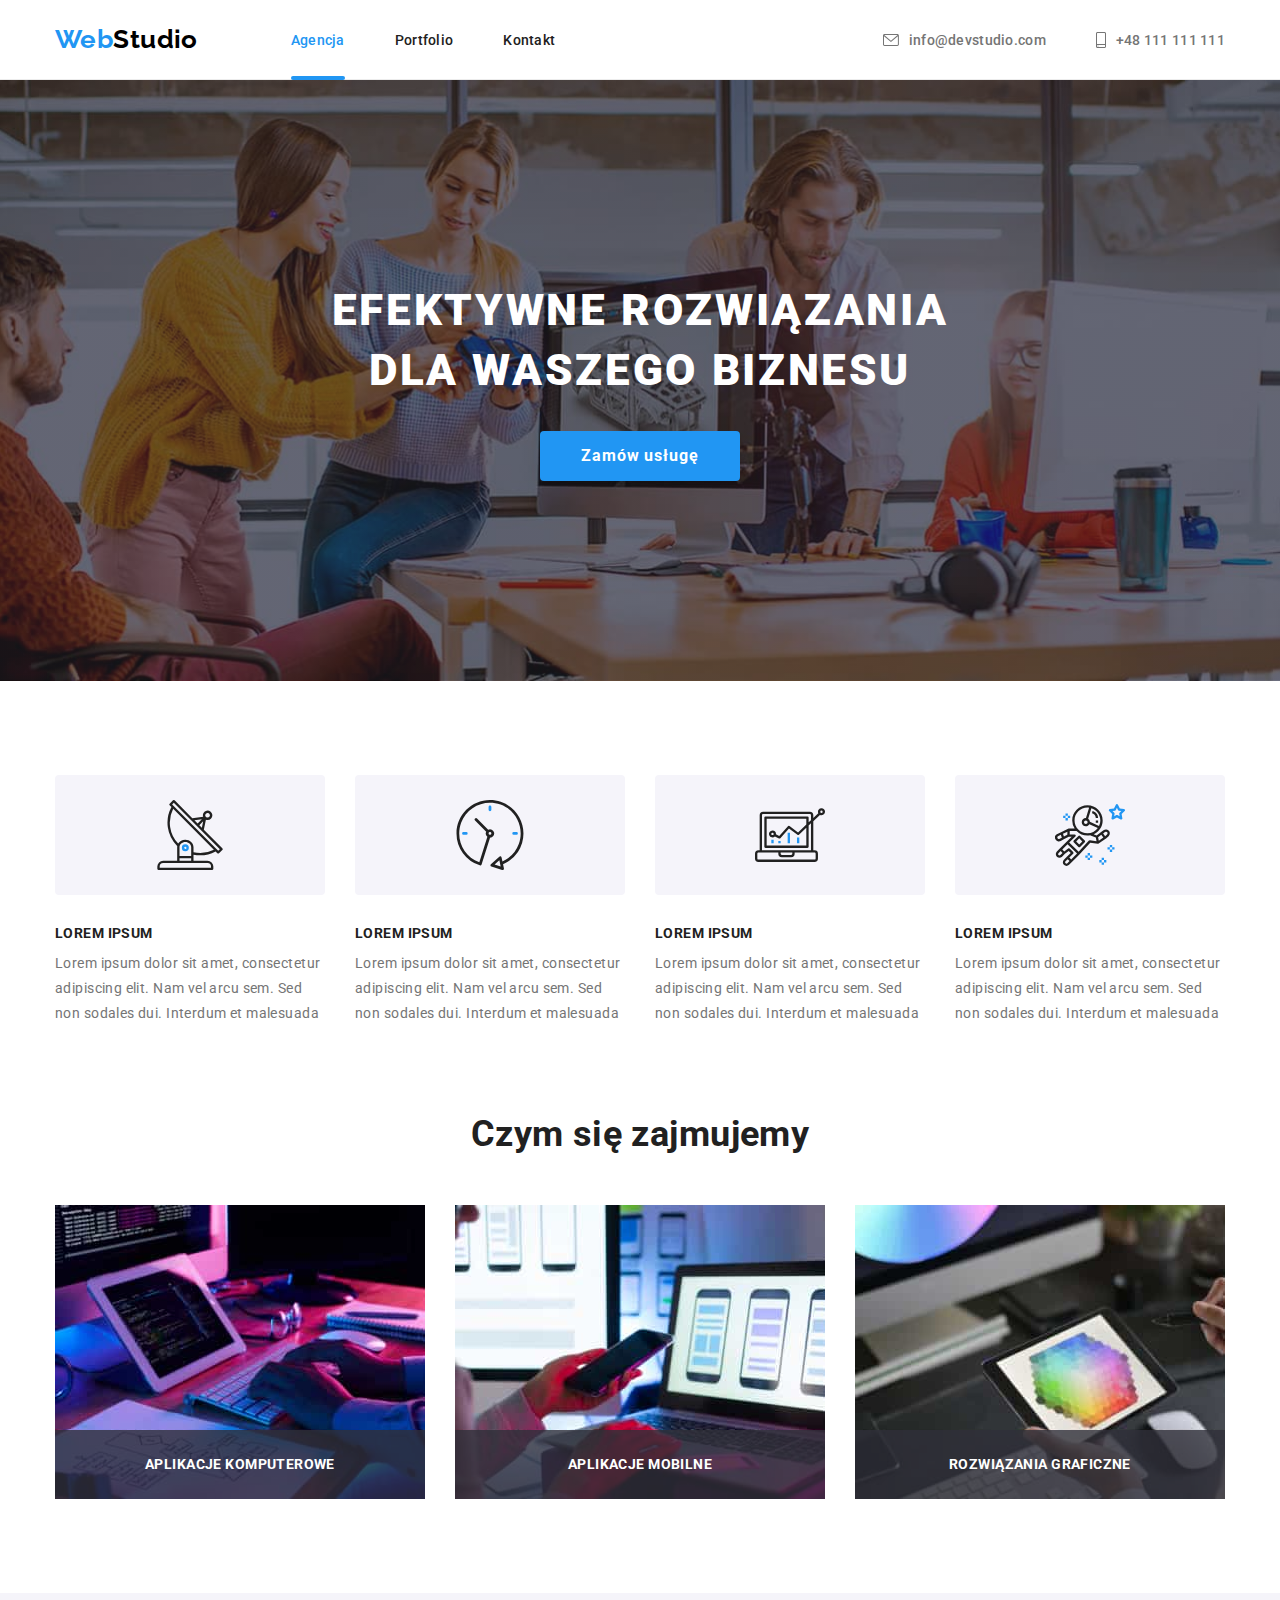
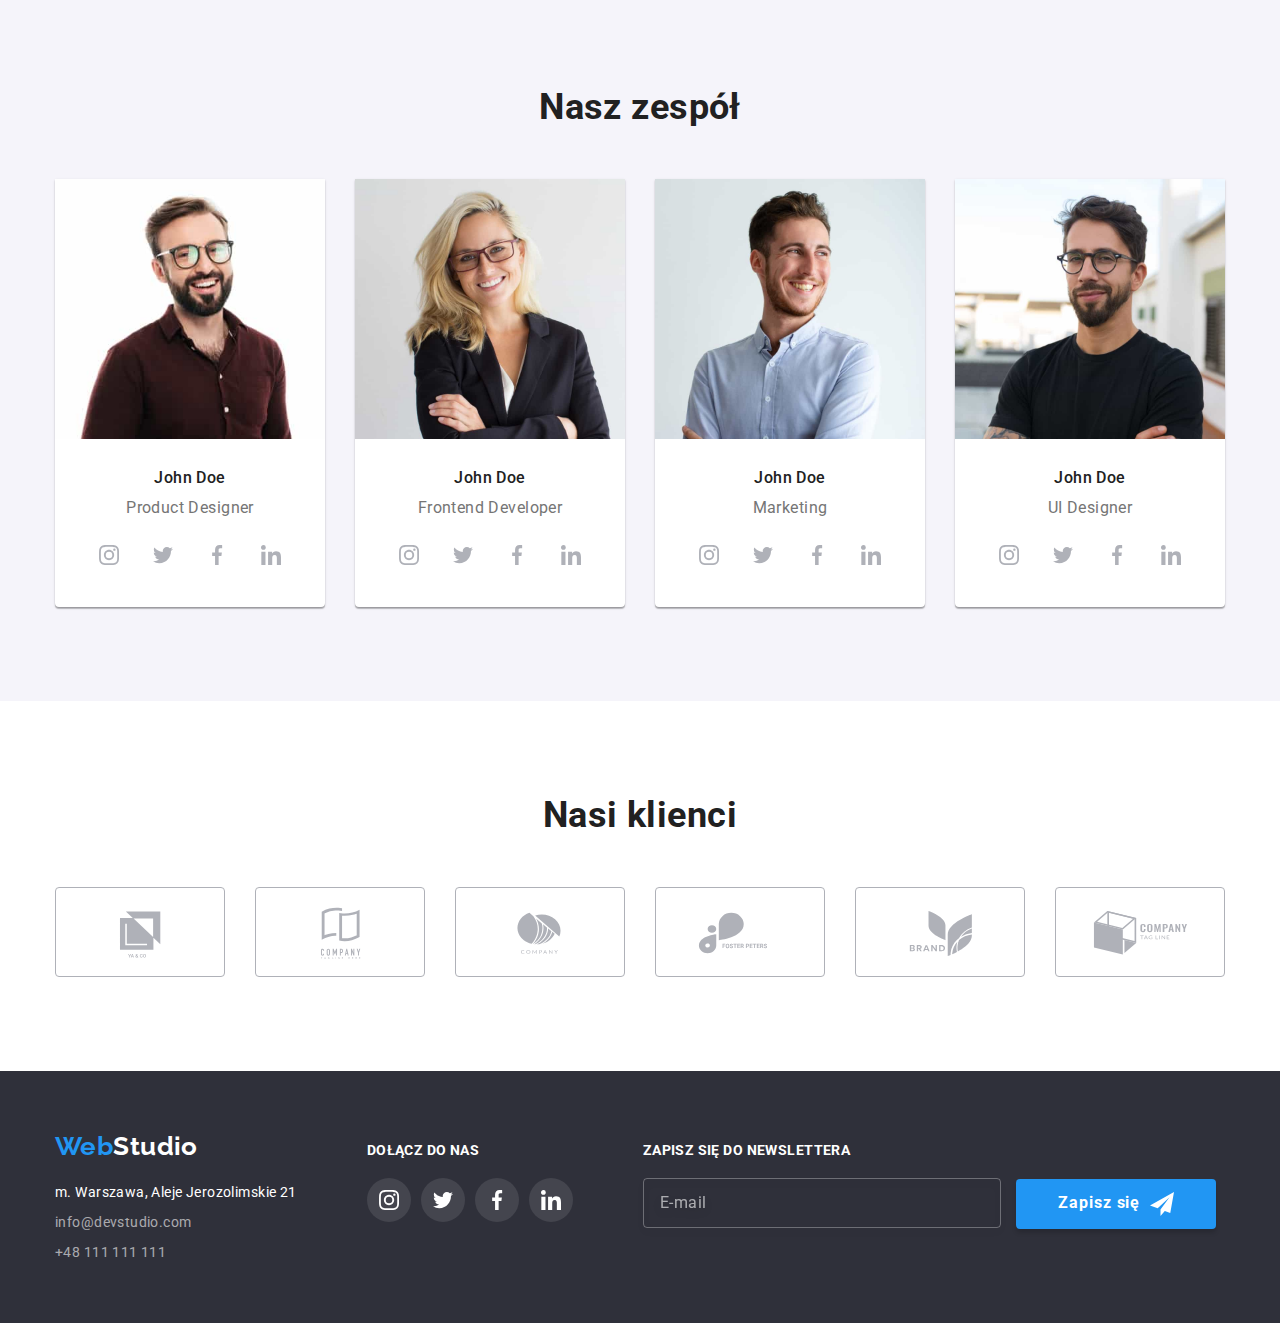
<file: index.html>
<!DOCTYPE html>
<html lang="pl">

<head>
  <meta charset="UTF-8" />
  <meta http-equiv="X-UA-Compatible" content="IE=edge" />
  <meta name="viewport" content="width=device-width, initial-scale=1.0" />
  <link rel="stylesheet"
    href="https://cdnjs.cloudflare.com/ajax/libs/modern-normalize/1.0.0/modern-normalize.min.css" />
  <link href="https://fonts.googleapis.com/css2?family=Raleway:wght@700&family=Roboto:wght@400;500;700;900&display=swap"
    rel="stylesheet">
  <link rel="stylesheet" href="./css/styles.css">
  <title>Studio</title>
</head>

<body>
  <!--header-->
  <header>
    <div class="container">
      <nav class="navigation">
        <a class="logo" href="./index.html"><span>Web</span><span class="logo-black">Studio</span></a>
        <ul class="list">
          <li>
            <a class="link current" href="./index.html">Agencja</a>
          </li>
          <li>
            <a class="link" href="./portfolio.html">Portfolio</a>
          </li>
          <li>
            <a class="link" href="">Kontakt</a>
          </li>
        </ul>
      </nav>
      <ul class="contact-header">
        <li>
          <a class="link" href="mailto:info@devstudio.com">
            <svg class="header-icon" width="16" height="12">
              <use href="./images/icons.svg#email-icon"></use>
            </svg>info@devstudio.com</a>
        </li>
        <li>
          <a class="link" href="tel:+48111111111"><svg class="header-icon" width="10" height="16">
              <use href="./images/icons.svg#smartphone-icon"></use>
            </svg>+48 111 111 111</a>
        </li>
      </ul>
    </div>
  </header>



  <main>
    <!--banner-->
    <div class="banner">
      <div class="container">
        <h1 class="tittle">EFEKTYWNE ROZWIĄZANIA DLA WASZEGO BIZNESU</h1>
        <button class="banner-button" data-modal-open type="button">Zamów usługę</button>
      </div>
    </div>

    <!--features-->
    <section class="features section">
      <div class="container">
        <ul class="list">
          <li>
            <div class="list-icon">
              <svg class="icon" width="70" height="70">
                <use href="./images/icons.svg#antenna-icon"></use>
              </svg>
            </div>
            <h3 class="title">LOREM IPSUM</h3>
            <p class="paragraph">
              Lorem ipsum dolor sit amet, consectetur adipiscing elit. Nam vel
              arcu sem. Sed non sodales dui. Interdum et malesuada
            </p>
          </li>
          <li>
            <div class="list-icon">
              <svg class="icon" width="70" height="70">
                <use href="./images/icons.svg#clock-icon"></use>
              </svg>
            </div>
            <h3 class="title">LOREM IPSUM</h3>
            <p class="paragraph">
              Lorem ipsum dolor sit amet, consectetur adipiscing elit. Nam vel
              arcu sem. Sed non sodales dui. Interdum et malesuada
            </p>
          </li>
          <li>
            <div class="list-icon">
              <svg class="icon" width="70" height="70">
                <use href="./images/icons.svg#diagram-icon"></use>
              </svg>
            </div>
            <h3 class="title">LOREM IPSUM</h3>
            <p class="paragraph">
              Lorem ipsum dolor sit amet, consectetur adipiscing elit. Nam vel
              arcu sem. Sed non sodales dui. Interdum et malesuada
            </p>
          </li>
          <li>
            <div class="list-icon">
              <svg class="icon" width="70" height="70">
                <use href="./images/icons.svg#astronaut-icon"></use>
              </svg>
            </div>
            <h3 class="title">LOREM IPSUM</h3>
            <p class="paragraph">
              Lorem ipsum dolor sit amet, consectetur adipiscing elit. Nam vel
              arcu sem. Sed non sodales dui. Interdum et malesuada
            </p>
          </li>
        </ul>
      </div>
    </section>
    <!--services-->
    <section class="services section">
      <div class="container">
        <h2 class="title">Czym się zajmujemy</h2>
        <ul class="list">
          <li>
            <img src="./images/web-ui-desinger.jpg" alt="web-ui-desinger" width="370" height="294" />
            <p class="description">
              Aplikacje komputerowe
            </p>
          </li>
          <li>
            <img src="./images/programer.jpg" alt="programer" width="370" height="294" />
            <p class="description">
              Aplikacje mobilne
            </p>
          </li>
          <li>
            <img src="./images/creative-artist.jpg" alt="creative-artist" width="370" height="294" />
            <p class="description">
              Rozwiązania graficzne
            </p>
          </li>
        </ul>
      </div>
    </section>
    <!--team-->
    <section class="team section">
      <div class="container">
        <h2 class="title">Nasz zespół</h2>
        <ul class="list">
          <li>
            <img src="./images/team-member-1.jpg" alt="team-member-1" width="270" height="260" />
            <div class="description">
              <h3 class="member-title">John Doe</h3>
              <p class="paragraph">Product Designer</p>
              <ul class="team-list-item-socialmedia">
                <li>
                  <a class="team-list-item-socialmedia-link" href="">
                    <span class="icon-socialmedia">
                      <svg width="20" height="20">
                        <use href="./images/icons.svg#instagram-icon"></use>
                      </svg>
                    </span>
                  </a>
                </li>
                <li>
                  <a class="team-list-item-socialmedia-link" href="">
                    <span class="icon-socialmedia">
                      <svg width="20" height="20">
                        <use href="./images/icons.svg#twitter-icon"></use>
                      </svg>
                    </span>
                  </a>
                </li>
                <li>
                  <a class="team-list-item-socialmedia-link" href="">
                    <span class="icon-socialmedia">
                      <svg width="20" height="20">
                        <use href="./images/icons.svg#facebook-icon"></use>
                      </svg>
                    </span>
                  </a>
                </li>
                <li>
                  <a class="team-list-item-socialmedia-link" href="">
                    <span class="icon-socialmedia">
                      <svg width="20" height="20">
                        <use href="./images/icons.svg#linkin-icon"></use>
                      </svg>
                    </span>
                  </a>
                </li>
              </ul>
            </div>

          </li>
          <li>
            <img src="./images/team-member-2.jpg" alt="team-member-2" width="270" height="260" />
            <div class="description">
              <h3 class="member-title">John Doe</h3>
              <p class="paragraph">Frontend Developer</p>
              <ul class="team-list-item-socialmedia">
                <li>
                  <a class="team-list-item-socialmedia-link" href="">
                    <span class="icon-socialmedia">
                      <svg width="20" height="20">
                        <use href="./images/icons.svg#instagram-icon"></use>
                      </svg>
                    </span>
                  </a>
                </li>
                <li>
                  <a class="team-list-item-socialmedia-link" href="">
                    <span class="icon-socialmedia">
                      <svg width="20" height="20">
                        <use href="./images/icons.svg#twitter-icon"></use>
                      </svg>
                    </span>
                  </a>
                </li>
                <li>
                  <a class="team-list-item-socialmedia-link" href="">
                    <span class="icon-socialmedia">
                      <svg width="20" height="20">
                        <use href="./images/icons.svg#facebook-icon"></use>
                      </svg>
                    </span>
                  </a>
                </li>
                <li>
                  <a class="team-list-item-socialmedia-link" href="">
                    <span class="icon-socialmedia">
                      <svg width="20" height="20">
                        <use href="./images/icons.svg#linkin-icon"></use>
                      </svg>
                    </span>
                  </a>
                </li>
              </ul>
            </div>

          </li>
          <li>
            <img src="./images/team-member-3.jpg" alt="team-member-3" width="270" height="260" />
            <div class="description">
              <h3 class="member-title">John Doe</h3>
              <p class="paragraph">Marketing</p>
              <ul class="team-list-item-socialmedia">
                <li>
                  <a class="team-list-item-socialmedia-link" href="">
                    <span class="icon-socialmedia">
                      <svg width="20" height="20">
                        <use href="./images/icons.svg#instagram-icon"></use>
                      </svg>
                    </span>
                  </a>
                </li>
                <li>
                  <a class="team-list-item-socialmedia-link" href="">
                    <span class="icon-socialmedia">
                      <svg width="20" height="20">
                        <use href="./images/icons.svg#twitter-icon"></use>
                      </svg>
                    </span>
                  </a>
                </li>
                <li>
                  <a class="team-list-item-socialmedia-link" href="">
                    <span class="icon-socialmedia">
                      <svg width="20" height="20">
                        <use href="./images/icons.svg#facebook-icon"></use>
                      </svg>
                    </span>
                  </a>
                </li>
                <li>
                  <a class="team-list-item-socialmedia-link" href="">
                    <span class="icon-socialmedia">
                      <svg width="20" height="20">
                        <use href="./images/icons.svg#linkin-icon"></use>
                      </svg>
                    </span>
                  </a>
                </li>
              </ul>
            </div>

          </li>
          <li>
            <img src="./images/team-member-4.jpg" alt="team-member-4" width="270" height="260" />
            <div class="description">
              <h3 class="member-title">John Doe</h3>
              <p class="paragraph">UI Designer</p>
              <ul class="team-list-item-socialmedia">
                <li>
                  <a class="team-list-item-socialmedia-link" href="">
                    <span class="icon-socialmedia">
                      <svg width="20" height="20">
                        <use href="./images/icons.svg#instagram-icon"></use>
                      </svg>
                    </span>
                  </a>
                </li>
                <li>
                  <a class="team-list-item-socialmedia-link" href="">
                    <span class="icon-socialmedia">
                      <svg width="20" height="20">
                        <use href="./images/icons.svg#twitter-icon"></use>
                      </svg>
                    </span>
                  </a>
                </li>
                <li>
                  <a class="team-list-item-socialmedia-link" href="">
                    <span class="icon-socialmedia">
                      <svg width="20" height="20">
                        <use href="./images/icons.svg#facebook-icon"></use>
                      </svg>
                    </span>
                  </a>
                </li>
                <li>
                  <a class="team-list-item-socialmedia-link" href="">
                    <span class="icon-socialmedia">
                      <svg width="20" height="20">
                        <use href="./images/icons.svg#linkin-icon"></use>
                      </svg>
                    </span>
                  </a>
                </li>
              </ul>
            </div>

          </li>
        </ul>
      </div>
    </section>

    <!--clients-->
    <section class="clients section">
      <div class="clients-container container">
        <h2 class="title">Nasi klienci</h2>
        <ul class="list">
          <li>
            <a class="clients-list-item-link" href="#">
              <svg class="icon-client">
                <use href="./images/icons.svg#company-icon-1" width="106" height="60" x="32" y="16"></use>
              </svg>
            </a>
          </li>
          <li>
            <a class="clients-list-item-link" href="#">
              <svg class="icon-client">
                <use href="./images/icons.svg#company-icon-2" width="106" height="60" x="32" y="16"></use>
              </svg>
            </a>
          </li>
          <li>
            <a class="clients-list-item-link" href="#">
              <svg class="icon-client">
                <use href="./images/icons.svg#company-icon-3" width="106" height="60" x="32" y="16"></use>
              </svg>
            </a>
          </li>
          <li>
            <a class="clients-list-item-link" href="#">
              <svg class="icon-client">
                <use href="./images/icons.svg#company-icon-4" width="106" height="60" x="32" y="16"></use>
              </svg>
            </a>
          </li>
          <li>
            <a class="clients-list-item-link" href="#">
              <svg class="icon-client">
                <use href="./images/icons.svg#company-icon-5" width="106" height="60" x="32" y="16"></use>
              </svg>
            </a>
          </li>
          <li>
            <a class="clients-list-item-link" href="#">
              <svg class="icon-client">
                <use href="./images/icons.svg#company-icon-6" width="106" height="60" x="32" y="16"></use>
              </svg>
            </a>
          </li>
        </ul>
      </div>

    </section>
  </main>

  <!--footer-->
  <footer>
    <div class="container">
      <div>
        <a class="logo" href="./index.html"><span>Web</span><span class="logo-white">Studio</span></a>
        <ul class="list">
          <li>
            <address>m. Warszawa, Aleje Jerozolimskie 21</address>
          </li>
          <li>
            <a class="link" href="mailto:info@devstudio.com">info@devstudio.com</a>
          </li>
          <li>
            <a class="link" href="tel:+48111111111">+48 111 111 111</a>
          </li>
        </ul>
      </div>

      <div class="contacts-socialmedia">
        <p class="paragraph">Dołącz do nas</p>
        <ul class="contacts-socialmedia-list">
          <li>
            <a class="socialmedia-link" href="#"><span class="icon-socialmedia">
                <svg width="20" height="20">
                  <use href="./images/icons.svg#instagram-icon"></use>
                </svg></span>
            </a>
          </li>
          <li>
            <a class="socialmedia-link" href="#"><span class="icon-socialmedia">
                <svg width="20" height="20">
                  <use href="./images/icons.svg#twitter-icon"></use>
                </svg></span>
            </a>
          </li>
          <li>
            <a class="socialmedia-link" href="#"><span class="icon-socialmedia">
                <svg width="20" height="20">
                  <use href="./images/icons.svg#facebook-icon"></use>
                </svg></span>
            </a>
          </li>
          <li>
            <a class="socialmedia-link" href="#"><span class="icon-socialmedia">
                <svg width="20" height="20">
                  <use href="./images/icons.svg#linkin-icon"></use>
                </svg></span>
            </a>
          </li>
        </ul>
      </div>

      <!--follow us-->
      <form action="#" class="followus-form">
        <p>Zapisz się do newslettera</p>
        <div class="form-container"><input type="email" class="followus-form-input" name="user-mail" placeholder="E-mail">
          <button type="submit" class="send-button">
            Zapisz się
            <svg class="subscription" width="24" height="24">
              <use href="./images/icons.svg#send"></use>
            </svg>
          </button>
        </div>

      </form>
    </div>

  </footer>

  <!--modal-->
  <div class="backdrop is-hidden" data-modal>
    <div class="modal">
      <button class="button-modal-close" data-modal-close>
        <svg class="close-icon" width="30" height="30">
          <use href="./images/icons.svg#x"></use>
        </svg>
      </button>

      <form class="submit-form">

        <p class="submit-form-title">Zostaw swoje dane w formularzu poniżej</p>

        <div class="submit-form-element">
          <label class="submit-form-element-lbl " for="username">Imię</label>
          <div class="input-wrapper">
            <input class="submit-form-element-input element-decoration" type="text" name="username" id="username" />
            <svg class="submit-form-element-input-icon" width="18" height="18">
              <use href="./images/icons.svg#person-icon"></use>
            </svg>
          </div>
        </div>

        <div class="submit-form-element">
          <label class="submit-form-element-lbl" for="tel">Telefon</label>
          <div class="input-wrapper">
            <input class="submit-form-element-input element-decoration" type="tel" name="tel" id="tel" />
            <svg class="submit-form-element-input-icon" width="18" height="18">
              <use href="./images/icons.svg#phone-icon"></use>
            </svg>
          </div>
        </div>

        <div class="submit-form-element">
          <label class="submit-form-element-lbl" for="email">Email</label>
          <div class="input-wrapper">
            <input class="submit-form-element-input element-decoration" type="email" name="email" id="email" />
            <svg class="submit-form-element-input-icon" width="18" height="18">
              <use href="./images/icons.svg#email-form-icon"></use>
            </svg>
          </div>
        </div>

        <div class="submit-form-element">
          <label class="submit-form-element-lbl" for="comment">Komentarz</label>
          <textarea class="submit-form-textarea element-decoration" name="comment" id="comment"
            placeholder="Wprowadź tekst"></textarea>
        </div>

        <label class="subscription-form-element" for="agreement">
          <input class="subscription-form-input" type="checkbox" name="agreement" id="agreement" value="approved" />
          <svg class="subscription-form-input-icon" width="16" height="15">
            <use class="check-icon" href="./images/icons.svg#check"></use>
          </svg>
          <span>Oświadczam iż akceptuję<a class="subscription-form-link" href="">Regulamin</a> i<a
              class="subscription-form-link" href="">Politykę Prywatności.</a></span>
        </label>

        <button class="modal-button send-button" name="modal-submit-btn" type="submit">Wyślij</button>

      </form>
    </div>
  </div>

  <script src="./js/modal.js"></script>



</body>

</html>
</file>
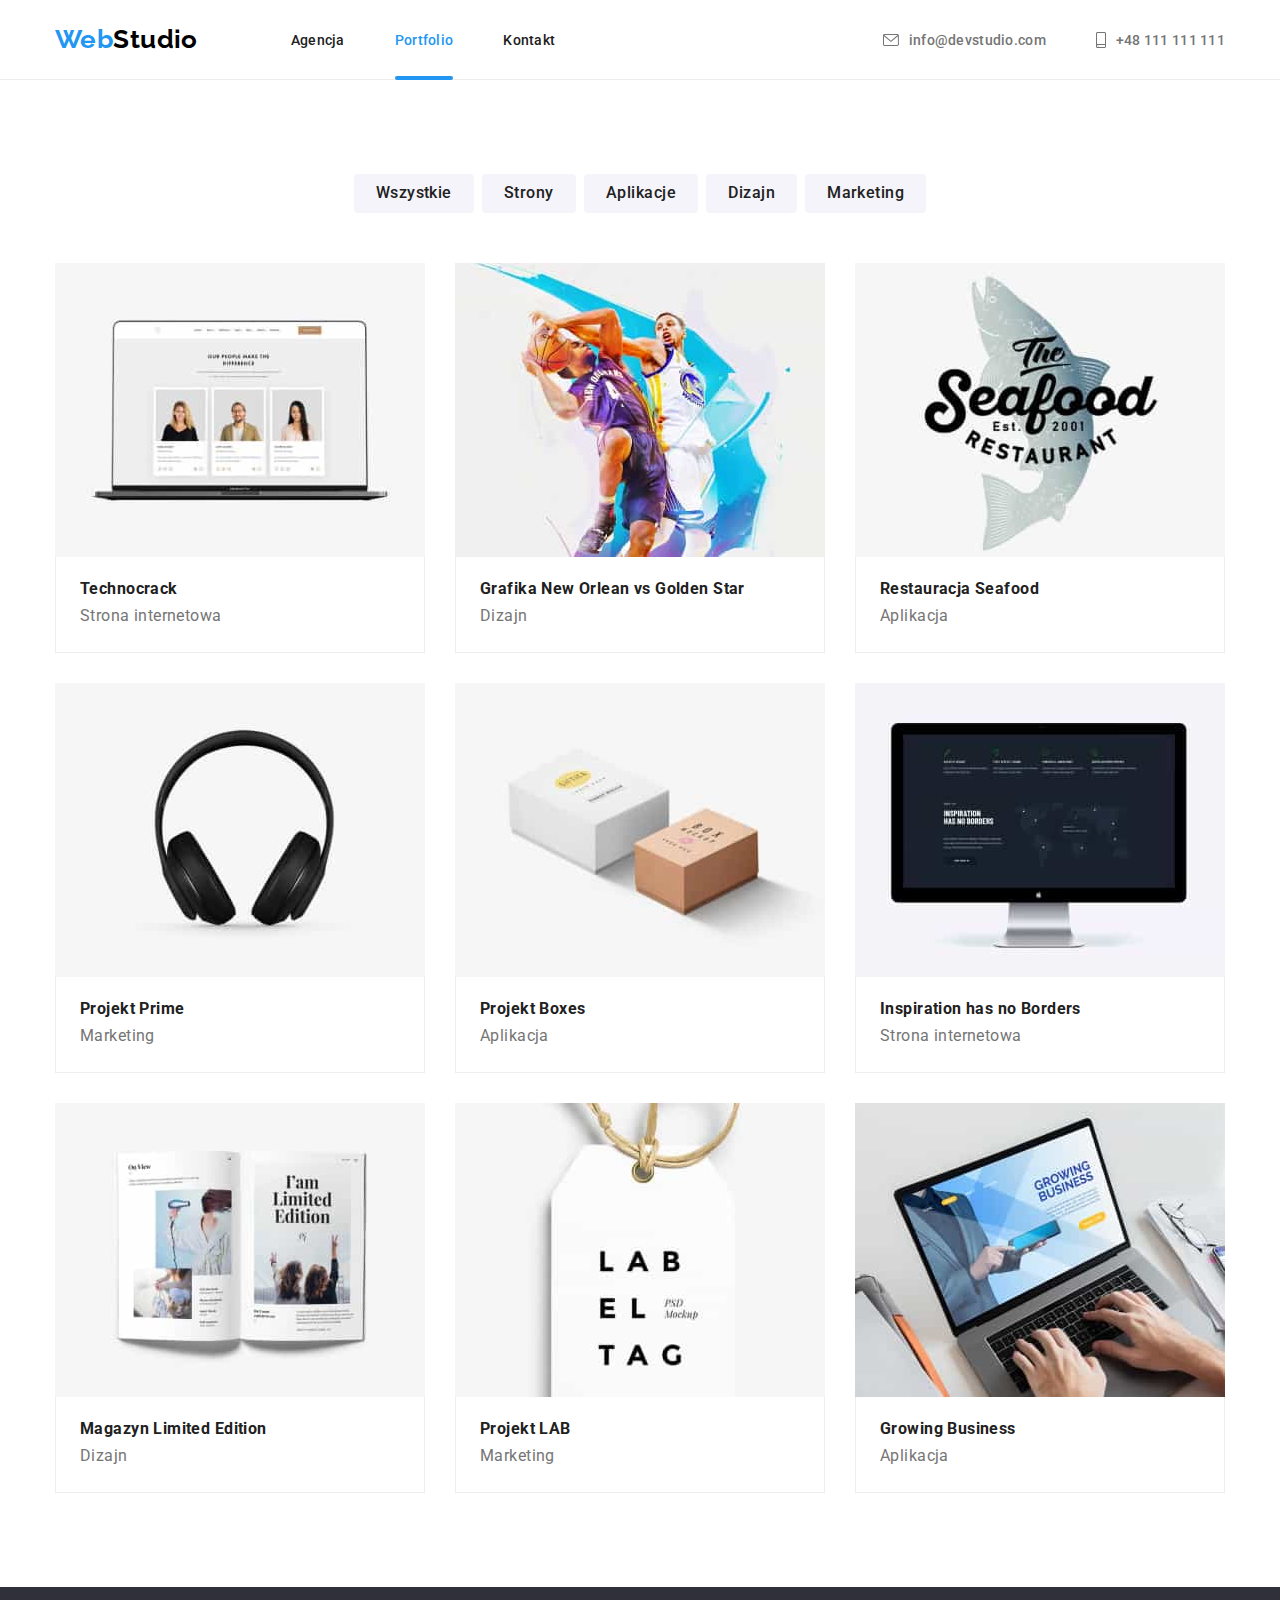
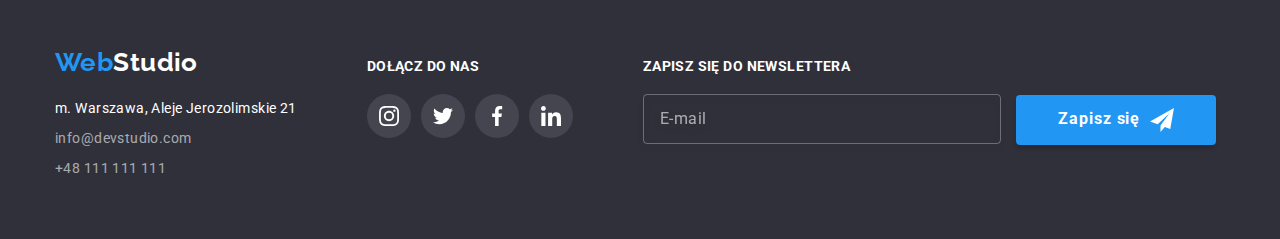
<file: portfolio.html>
<!DOCTYPE html>
<html lang="pl">

<head>
    <meta charset="UTF-8" />
    <meta http-equiv="X-UA-Compatible" content="IE=edge" />
    <meta name="viewport" content="width=device-width, initial-scale=1.0" />
    <link rel="stylesheet"
        href="https://cdnjs.cloudflare.com/ajax/libs/modern-normalize/1.0.0/modern-normalize.min.css" />
    <link
        href="https://fonts.googleapis.com/css2?family=Raleway:wght@700&family=Roboto:wght@400;500;700;900&display=swap"
        rel="stylesheet">
    <link rel="stylesheet" href="./css/styles.css">
    <title>Portfolio</title>
</head>

<body>
    <!--header-->
    <header>
        <div class="container">
            <nav class="navigation">
                <a class="logo" href="./index.html"><span>Web</span><span class="logo-black">Studio</span></a>
                <ul class="list">
                    <li>
                        <a class="link" href="./index.html">Agencja</a>
                    </li>
                    <li>
                        <a class="link current" href="./portfolio.html">Portfolio</a>
                    </li>
                    <li>
                        <a class="link" href="">Kontakt</a>
                    </li>
                </ul>
            </nav>
            <ul class="contact-header">
                <li>
                    <a class="link" href="mailto:info@devstudio.com">
                        <svg class="header-icon" width="16" height="12">
                            <use xlink:href="./images/icons.svg#email-icon"></use>
                        </svg>info@devstudio.com</a>
                </li>
                <li>
                    <a class="link" href="tel:+48111111111"><svg class="header-icon" width="10" height="16">
                            <use xlink:href="./images/icons.svg#smartphone-icon"></use>
                        </svg>+48 111 111 111</a>
                </li>
            </ul>
        </div>
    </header>


    <main>
        <section class="gallery section">

            <div class="container">
                <ul class="gallery-elements-sort">
                    <li><button type="button">Wszystkie</button></li>
                    <li><button type="button">Strony</button></li>
                    <li><button type="button">Aplikacje</button></li>
                    <li><button type="button">Dizajn</button></li>
                    <li><button type="button">Marketing</button></li>
                </ul>

                <ul class="gallery-elements">
                    <li>
                        <a class="link" href="#">
                            <div class="overlay">
                                <img src="./images/portfolio-1.jpg" alt="Strona intenrnetowa Technocrack" width=370
                                    height=294>
                                <p class="overlay-text">
                                    Technocrack jest popularną platformą wykorzystywaną do rozpowszechniania
                                    koronawirusa. Firmy wykorzystują tę platformę
                                    do celów szpiegowskich i ataków na niezabezpieczone serwery konkurencji
                                </p>
                            </div>

                            <div class="description">
                                <h3 class="tittle">Technocrack</h3>
                                <p class="paragraph">Strona internetowa</p>
                            </div>

                        </a>
                    </li>
                    <li>
                        <a class="link" href="#">
                            <div class="overlay">
                                <img src="./images/portfolio-2.jpg" alt="Dwóch mężczyzn grajacych w koszykówkę"
                                    width=370 height=294>
                                <p class="overlay-text">
                                    Technocrack jest popularną platformą wykorzystywaną do rozpowszechniania
                                    koronawirusa. Firmy wykorzystują tę platformę
                                    do celów szpiegowskich i ataków na niezabezpieczone serwery konkurencji
                                </p>
                            </div>

                            <div class="description">
                                <h3 class="tittle">Grafika New Orlean vs Golden Star</h3>
                                <p class="paragraph">Dizajn</p>
                            </div>

                        </a>
                    </li>
                    <li>
                        <a class="link" href="#">
                            <div class="overlay">
                                <img src="./images/portfolio-3.jpg" alt="Logo firmy z rybą" width=370 height=294>
                                <p class="overlay-text">
                                    Technocrack jest popularną platformą wykorzystywaną do rozpowszechniania
                                    koronawirusa. Firmy wykorzystują tę platformę
                                    do celów szpiegowskich i ataków na niezabezpieczone serwery konkurencji
                                </p>
                            </div>

                            <div class="description">
                                <h3 class="tittle">Restauracja Seafood</h3>
                                <p class="paragraph">Aplikacja</p>
                            </div>

                        </a>
                    </li>
                    <li>
                        <a class="link" href="#">
                            <div class="overlay">
                                <img src="./images/portfolio-4.jpg" alt="Zdjęcie czarnych słuchawek" width=370
                                    height=294>
                                <p class="overlay-text">
                                    Technocrack jest popularną platformą wykorzystywaną do rozpowszechniania
                                    koronawirusa. Firmy wykorzystują tę platformę
                                    do celów szpiegowskich i ataków na niezabezpieczone serwery konkurencji
                                </p>
                            </div>

                            <div class="description">
                                <h3 class="tittle">Projekt Prime</h3>
                                <p class="paragraph">Marketing</p>
                            </div>

                        </a>
                    </li>
                    <li>
                        <a class="link" href="#">
                            <div class="overlay">
                                <img src="./images/portfolio-5.jpg" alt="Dwie paczki" width=370 height=294>
                                <p class="overlay-text">
                                    Technocrack jest popularną platformą wykorzystywaną do rozpowszechniania
                                    koronawirusa. Firmy wykorzystują tę platformę
                                    do celów szpiegowskich i ataków na niezabezpieczone serwery konkurencji
                                </p>
                            </div>

                            <div class="description">
                                <h3 class="tittle">Projekt Boxes</h3>
                                <p class="paragraph">Aplikacja</p>
                            </div>

                        </a>
                    </li>
                    <li>
                        <a class="link" href="#">
                            <div class="overlay">
                                <img src="./images/portfolio-6.jpg" alt="Monitor przedstawiający stronę WWW" width=370
                                    height=294>
                                <p class="overlay-text">
                                    Technocrack jest popularną platformą wykorzystywaną do rozpowszechniania
                                    koronawirusa. Firmy wykorzystują tę platformę
                                    do celów szpiegowskich i ataków na niezabezpieczone serwery konkurencji
                                </p>
                            </div>

                            <div class="description">
                                <h3 class="tittle">Inspiration has no Borders</h3>
                                <p class="paragraph">Strona internetowa</p>
                            </div>

                        </a>
                    </li>
                    <li>
                        <a class="link" href="#">
                            <div class="overlay">
                                <img src="./images/portfolio-7.jpg" alt="Magazyn z kolorowymi obrazkami" width=370
                                    height=294>
                                <p class="overlay-text">
                                    Technocrack jest popularną platformą wykorzystywaną do rozpowszechniania
                                    koronawirusa. Firmy wykorzystują tę platformę
                                    do celów szpiegowskich i ataków na niezabezpieczone serwery konkurencji
                                </p>
                            </div>

                            <div class="description">
                                <h3 class="tittle">Magazyn Limited Edition</h3>
                                <p class="paragraph">Dizajn</p>
                            </div>

                        </a>
                    </li>
                    <li>
                        <a class="link" href="#">
                            <div class="overlay">
                                <img src="./images/portfolio-8.jpg" alt="Magazyn z kolorowymi obrazkami" width=370
                                    height=294>
                                <p class="overlay-text">
                                    Technocrack jest popularną platformą wykorzystywaną do rozpowszechniania
                                    koronawirusa. Firmy wykorzystują tę platformę
                                    do celów szpiegowskich i ataków na niezabezpieczone serwery konkurencji
                                </p>
                            </div>

                            <div class="description">
                                <h3 class="tittle">Projekt LAB</h3>
                                <p class="paragraph">Marketing</p>
                            </div>

                        </a>
                    </li>
                    <li>
                        <a class="link" href="#">
                            <div class="overlay">
                                <img src="./images/portfolio-9.jpg"
                                    alt="Laptop, na którego wyświatlaczu widać aplikacje" width=370 height=294>
                                <p class="overlay-text">
                                    Technocrack jest popularną platformą wykorzystywaną do rozpowszechniania
                                    koronawirusa. Firmy wykorzystują tę platformę
                                    do celów szpiegowskich i ataków na niezabezpieczone serwery konkurencji
                                </p>
                            </div>

                            <div class="description">
                                <h3 class="tittle">Growing Business</h3>
                                <p class="paragraph">Aplikacja</p>
                            </div>

                        </a>
                    </li>
                </ul>
            </div>
        </section>
    </main>

    <!--footer-->
    <footer>
        <div class="container">
            <div>
                <a class="logo" href="./index.html"><span>Web</span><span class="logo-white">Studio</span></a>
                <ul class="list">
                    <li>
                        <address>m. Warszawa, Aleje Jerozolimskie 21</address>
                    </li>
                    <li>
                        <a class="link" href="mailto:info@devstudio.com">info@devstudio.com</a>
                    </li>
                    <li>
                        <a class="link" href="tel:+48111111111">+48 111 111 111</a>
                    </li>
                </ul>
            </div>

            <div class="contacts-socialmedia">
                <p class="paragraph">Dołącz do nas</p>
                <ul class="contacts-socialmedia-list">
                    <li>
                        <a class="socialmedia-link" href="#"><span class="icon-socialmedia">
                                <svg width="20" height="20">
                                    <use href="./images/icons.svg#instagram-icon"></use>
                                </svg></span>
                        </a>
                    </li>
                    <li>
                        <a class="socialmedia-link" href="#"><span class="icon-socialmedia">
                                <svg width="20" height="20">
                                    <use href="./images/icons.svg#twitter-icon"></use>
                                </svg></span>
                        </a>
                    </li>
                    <li>
                        <a class="socialmedia-link" href="#"><span class="icon-socialmedia">
                                <svg width="20" height="20">
                                    <use href="./images/icons.svg#facebook-icon"></use>
                                </svg></span>
                        </a>
                    </li>
                    <li>
                        <a class="socialmedia-link" href="#"><span class="icon-socialmedia">
                                <svg width="20" height="20">
                                    <use href="./images/icons.svg#linkin-icon"></use>
                                </svg></span>
                        </a>
                    </li>
                </ul>
            </div>

            <!--follow us-->
            <form action="#" class="followus-form">
                <p>Zapisz się do newslettera</p>
                <div class="form-container"><input type="email" class="followus-form-input" name="user-mail"
                        placeholder="E-mail">
                    <button type="submit" class="send-button">
                        Zapisz się
                        <svg class="subscription" width="24" height="24">
                            <use href="./images/icons.svg#send"></use>
                        </svg>
                    </button>
                </div>

            </form>
        </div>

    </footer>
</body>

</html>
</file>
<file: css/styles.css>
:root {
    --blue-color: #2196f3;
    --light-blue-color: #2196f3;
    --main-color: #212121;
    --gray-color: #757575;
    --white-color: #ffffff;
    --black-color: #000000;
    --background-dark-color: #2f303a;
    --background-light-color: #f5f4fa;
    --element-border-color:#eeeeee;
    --contacts-footer-link-color:rgba(255, 255, 255, 0.6);
    --header-border-color: #ececec;
    --gallery-element-border-color: #eeeeee;
    --overlay-card-color: rgba(33, 150, 243, 0.9);
    --services-description-color: rgba(47, 48, 58, 0.8);
    --icon-color: #afb1b8;
    --footer-icon-color: rgba(255, 255, 255, 0.1);
    --button-modal-close: rgba(0, 0, 0, 0.1);
    --modal-overlay-color: rgba(0, 0, 0, 0.2);
    --submit-element-decoration-color: rgba(33, 33, 33, 0.2);
    --placeholder-textarea-color: rgba(117, 117, 117, 0.5);
    --followus-form-border-color: rgba(255, 255, 255, 0.3);
    --team-member-shadow: 0px 1px 3px rgba(0, 0, 0, 0.12), 0px 1px 1px rgba(0, 0, 0, 0.14),
            0px 2px 1px rgba(0, 0, 0, 0.2);
    --banner-button-shadow: 0px 4px 4px rgba(0, 0, 0, 0.15);
    --portfolio-button-shadow: 0px 3px 1px rgba(0, 0, 0, 0.1), 0px 1px 2px rgba(0, 0, 0, 0.08),
            0px 2px 2px rgba(0, 0, 0, 0.12);
    --gallery-link-shadow: 0px 1px 1px rgba(0, 0, 0, 0.12),
            0px 4px 4px rgba(0, 0, 0, 0.06), 1px 4px 6px rgba(0, 0, 0, 0.16);
    --send-button-shadow: 0px 4px 4px rgba(0, 0, 0, 0.15);
    --large-padding: 94px;
    --list-gap: 30px;

    --banner-gradient: linear-gradient(to bottom,
                rgba(47, 48, 58, 0.4),
                rgba(47, 48, 58, 0.4));
}

/*body style*/
body {
    background-color: var(--white-color);
    color: var(--main-color);
    font-family: "Roboto","Raleway",sans-serif;
    font-style: normal;
    font-size: 14px;
    line-height: 1.5;
    letter-spacing: 0.03em;
}

h1,
h2,
h3,
h4,
h5,
h6,
p,
ul {
    display: flex;
    padding: 0;
    margin: 0;
}

img {
    display: block;
    max-width: 100%;
    padding: 0;
    margin: 0;
}

li {
    list-style: none;
}

/*body end*/

/*container*/

.container {
    display: flex;
    flex-wrap: wrap;
    width: 1200px;
    padding-left: 15px;
    padding-right: 15px;
    margin: 0px auto;
}

/*container end*/

/*section*/

.section {
    padding-top: var(--large-padding);
    padding-bottom: var(--large-padding);
}

/*section end*/

/*header*/
header {
    border-bottom: 1px solid var(--header-border-color);
}

header .container {
    align-items: center;
    justify-content: space-between;
}

/*logo style*/

.logo {
    font-family: "Raleway",sans-serif;
    font-style: normal;
    font-weight: 700;
    font-size: 26px;
    line-height: 1.2;
    color: var(--blue-color);
    text-decoration: none;
}

.logo-white {
    color: var(--white-color);
}

.logo-black {
    color: var(--black-color);
}

header .logo {
    padding-top: 24px;
    padding-bottom: 24px;
}

.header-icon {
  margin: 0 10px 0 0;
  fill: currentColor;
}

/*logo end*/

/*navigation-style*/

.navigation {
    display: flex;
    align-items: center;
}

.navigation .list{
    font-style: normal;
    font-weight: 500;
    font-size: 14px;
    line-height: 1.15;
    letter-spacing: 0.02em;
    margin-left: 93px;
}

.navigation .list>li:not(:last-child) {
    margin-right: 50px;
}

.navigation .list>li {
    display: flex;
    margin-top: -32px;
    margin-bottom: -32px;
}

.navigation .list .link {
    display: block;
    padding-top: 32px;
    padding-bottom: 32px;
    position: relative;
    text-decoration: none;
    color: var(--main-color);
    transition: color 250ms cubic-bezier(0.4, 0, 0.2, 1);
}

.navigation .list .current {
    color: var(--blue-color);
}

.navigation .list .current::after {
    position: absolute;
    left: 0;
    bottom: 0;
    content: '';
    display: block;
    width: 100%;
    height: 4px;
    border-radius: 2px;
    background-color: var(--blue-color);
}

.navigation .list .link:focus,
.navigation .list .link:hover {
    color: var(--blue-color);
    outline-color: var(--blue-color);
}


/*navigation-style*/

/*contact style*/

.contact-header {
    display: flex;
    align-items: center;
    font-weight: 500;
    font-size: 14px;
    line-height: 1.15;
    letter-spacing: 0.02em;
    font-style: normal;

}

.contact-header>li {
    display: flex;
    margin-top: -32px;
    margin-bottom: -32px;
}

.contact-header>li:not(:last-child) {
    margin-right: 50px;
}

.contact-header .link {
    display: flex;
    align-items: center;
    padding-top: 32px;
    padding-bottom: 32px;
    text-decoration: none;
    color: var(--gray-color);
    transition: color 250ms cubic-bezier(0.4, 0, 0.2, 1);
}

.contact-header .link:hover,
.contact-header .link:focus {
    color: var(--blue-color);
}



/*contact end*/

/*============Index styles============*/

/*banner style*/

.banner {
    max-width: 1600px;
    padding: 200px 0;
    text-align: center;
    margin-left: auto;
    margin-right: auto;
    background-color: var(--background-dark-color);
    background-image: var(--banner-gradient), url(../images/banner-background.jpg);
    background-repeat: no-repeat;
    background-position: center;
    background-size: cover;
}

.banner .tittle{
    width: 696px;
    font-weight: 900;
    font-size: 44px;
    line-height: 1.37;
    letter-spacing: 0.06em;
    text-transform: uppercase;
    text-align: center;
    color: var(--white-color);
    justify-content: center;
    margin-left: auto;
    margin-right: auto;
    margin-bottom: 30px;
  
}

.banner .container{
    flex-direction: column;
}

.banner-button {
    font-family: "Roboto", sans-serif;
    font-style: normal;
    font-weight: 700;
    font-size: 16px;
    line-height: 1.88;
    letter-spacing: 0.06em;
    align-items: center;
    text-align: center;
    width: 200px;
    height: 50px;
    border-style: hidden;
    border-radius: 4px;
    cursor: pointer;
    color: var(--white-color);
    background-color: var(--blue-color);
    box-shadow: var(--banner-button-shadow);
    padding: 10px 32px;
    margin-left: auto;
    margin-right: auto;
}

/*banner end*/


/*modal*/

.backdrop {
    position: fixed;
    top: 0;
    left: 0;
    width: 100vw;
    height: 100vh;
    background-color: var(--modal-overlay-color);
    transition: opacity 250ms cubic-bezier(0.4, 0, 0.2, 1),
        visibility 250ms cubic-bezier(0.4, 0, 0.2, 1);
}

.backdrop.is-hidden {
    opacity: 0;
    visibility: hidden;
    pointer-events: none;
}

.modal {
    position: absolute;
    top: 50%;
    left: 50%;
    transform: translate(-50%, -50%);
    width: 528px;
    height: 581px;
    background-color: var(--white-color);
    border-radius: 4px;
}

.button-modal-close {
    position: absolute;
    display: flex;
    top: 8px;
    right: 8px;
    width: 30px;
    height: 30px;
    box-sizing: border-box;
    border: 1px solid var(--button-modal-close);
    background-color: var(--white-color);
    border-radius: 50%;
    cursor: pointer;
    transition: border-color 250ms cubic-bezier(0.4, 0, 0.2, 1),
        color 250ms cubic-bezier(0.4, 0, 0.2, 1);
}

.close-icon {
    width: 100%;
    height: 100%;
    fill: currentColor;
}

.button-modal-close:hover,
.button-modal-close:focus {
    border-color: var(--blue-color);
    color: var(--blue-color);
}

/*end modal*/

/*form*/
.submit-form {
    display: flex;
    width: 100%;
    padding: 40px;
    flex-direction: column;
    color: var(--main-color);
}

.submit-form-element {
    margin-bottom: 10px;
}

.submit-form-title {
    justify-content: center;
    margin-bottom: 12px;
    font-weight: 700;
    font-size: 20px;
    line-height: 1.15;
    letter-spacing: 0.03em;
}

.submit-form-element-lbl {
    display: block;
    margin-bottom: 4px;
    font-weight: 400;
    font-size: 12px;
    line-height: 1.17;
    letter-spacing: 0.01em;
    color: var(--gray-color);
}

.input-wrapper {
    position: relative;
}

.element-decoration {
    display: block;
    width: 100%;
    border: 1px solid var(--submit-element-decoration-color);
    border-radius: 4px;
    transition: border 250ms cubic-bezier(0.4, 0, 0.2, 1);
}

.element-decoration:focus {
    border: 1px solid var(--light-blue-color);  
    outline: none;
}

.submit-form-element-input {
    min-height: 40px;
    padding-left: 42px;
}

.submit-form-element-input-icon {
    position: absolute;
    top: 11px;
    left: 12px;
    fill: currentColor;
}

.submit-form-element-input+.submit-form-element-input-icon {
    color: var(--main-color);
    transition: 250ms cubic-bezier(0.4, 0, 0.2, 1);
}

.submit-form-element-input:focus+.submit-form-element-input-icon {
    color: var(--light-blue-color);
}

.submit-form-textarea {
    height: 120px;
    padding: 12px 16px;
    resize: none;
}

.submit-form-textarea::placeholder {
    font-weight: 400;
    font-size: 12px;
    line-height: 1.17;
    letter-spacing: 0.01em;
    color: var(--placeholder-textarea-color);
}

.subscription-form-element {
    display: flex;
    color: var(--gray-color);
    margin: 10px 0 30px 0;
    align-items: center;
    justify-content: center;
    font-weight: 400;
    font-size: 14px;
    line-height: 1.71;
    cursor: pointer;
}

.subscription-form-link {
    margin-left: 5px;
    color: var(--light-blue-color);
}

.modal-button {
    margin: auto;
}

.send-button {
    display: inline-flex;
    width: 200px;
    height: 50px;
    justify-content: center;
    align-items: center;
    font-style: normal;
    font-weight: 700;
    font-size: 16px;
    line-height: 1.9;
    letter-spacing: 0.06em;
    border-style: hidden;
    border-radius: 4px;
    color: var(--white-color);
    background-color: var(--light-blue-color);
    box-shadow: var(--send-button-shadow);
    cursor: pointer;
    transition: background-color 250ms cubic-bezier(0.4, 0, 0.2, 1);
}

/*form*/

/*subscription check-box*/
.subscription-form-input {
    position: absolute;
    width: 1px;
    height: 1px;
    margin: -1px;
    border: 0;
    padding: 0;
    white-space: nowrap;
    clip-path: inset(100%);
    clip: rect(0 0 0 0);
    overflow: hidden;
}

.subscription-form-input-icon {
    fill: none;
    margin-right: 7px;
    border: 2px solid var(--main-color);
    border-radius: 2px;
    outline: none;
    transition: 250ms cubic-bezier(0.4, 0, 0.2, 1);
}

.subscription-form-input-icon .check-icon {
    fill: var(--white-color);
}

.subscription-form-input:checked+.subscription-form-input-icon {
    background-color: var(--light-blue-color);
    fill: var(--main-light-color);
    border: none;
    transition: 250ms cubic-bezier(0.4, 0, 0.2, 1);
}

.subscription-form-input:focus-visible+.subscription-form-input-icon {
    outline: solid 1pt;
}

/*features style*/



.features .list {
    margin-left: calc(-1 * var(--list-gap));
    max-height: 101px;
}

.features .list>li {
    width: 270px;
    margin-left: var(--list-gap);
    flex-basis: calc(100% / 4);
}

.features .list .title {
    margin-bottom: 10px;
    font-weight: 700;
    font-size: 14px;
    line-height: 1.17;
    letter-spacing: 0.03em;
    text-transform: uppercase;
    text-align: center;
}

.features .list .paragraph {
    width: 270px;
    font-style: normal;
    font-weight: 400;
    font-size: 14px;
    line-height: 1.8;
    letter-spacing: 0.03em;
    color: var(--gray-color);
}

.features .list-icon {
    display: flex;
    height: 120px;
    align-items: center;
    justify-content: center;
    background-color: var(--background-light-color);
    border-radius: 4px;
    margin-bottom: 30px;
}
/*features end*/

/*services style*/

.services .container {
    flex-direction: column;
    padding-top: 50px;
}

.services .list {
    justify-content: space-between;
}
.services .title {
    justify-content: center;
    margin-left: auto;
    margin-right: auto;
    margin-bottom: 50px;
    font-weight: 700;
    font-size: 36px;
    line-height: 1.16;
    text-align: center;
}

.services .list>li {
    position: relative;
}

.services .description{
    position: absolute;
    display: flex;
    justify-content: center;
    left: 0;
    bottom: 0;
    width: 100%;
    padding: 27px 82px;
    line-height: 1.14;
    font-weight: 700;
    text-align: center;
    letter-spacing: 0.03em;
    text-transform: uppercase;
    color: var(--white-color);
    background-color: var(--services-description-color);
}

/*services end*/

/*team style*/
.team {
    background-color: var(--background-light-color);
}

.team .title {
    justify-content: center;
    margin-left: auto;
    margin-right: auto;
    margin-bottom: 50px;
    font-weight: 700;
    font-size: 36px;
    line-height: 1.16;
    text-align: center;
}

.team .list {
    margin-left: calc(-1 * var(--list-gap));
}

.team .list>li {
    width: auto;
    margin-left: var(--list-gap);
    flex-basis: calc(100% / 4);
    border-radius: 0px 0px 4px 4px;
    box-shadow: var(--team-member-shadow);
    background: var(--white-color);
}

.team .list .description {
    padding-top: 30px;
    padding-bottom: 30px;
}

.team .member-title {
    justify-content: center;
    font-weight: 500;
    font-size: 16px;
    line-height: 1.18;
    text-align: center;
    margin-bottom: 10px;
}

.team .paragraph {
    font-size: 16px;
    line-height: 1.19;
    justify-content: center;
    color: var(--gray-color);
    text-align: center;
}

.team-list-item-socialmedia {
    justify-content: center;
    margin-top: 16px;
    
}

.team-list-item-socialmedia>li:not(:last-child) {
    margin-right: 10px;
}

.team-list-item-socialmedia-link {
    display: flex;
}

.icon-socialmedia {
    width: 44px;
    height: 44px;
    padding: 12px;
    border-radius: 50%;
    background-color: var(--white-color);
    fill: var(--icon-color);
    justify-content: center;
    align-items: center;
     transition: background-color 250ms cubic-bezier(0.4, 0, 0.2, 1),
    color 250ms cubic-bezier(0.4, 0, 0.2, 1);
}

.team-list-item-socialmedia-link:focus .icon-socialmedia,
.team-list-item-socialmedia-link:hover .icon-socialmedia {
    background-color: var(--blue-color);
    fill: var(--white-color);
}
   
/*team end*/

/*clients*/
.clients .title{
    justify-content: center;
    margin-left: auto;
    margin-right: auto;
    margin-bottom: 50px;
    font-weight: 700;
    font-size: 36px;
    line-height: 1.16;
    text-align: center;

}

.clients .list {
    margin-left: calc(-1 * var(--list-gap));
}

.clients .list>li {
    margin-left: var(--list-gap);
    flex-basis: calc(100% / 6);
}

.clients-list-item-link {
    display: flex;
    width: 170px;
    height: 90px;
    border: 1px solid currentColor;
    border-radius: 4px;
    color: var(--icon-color);
    transition: color 250ms cubic-bezier(0.4, 0, 0.2, 1);
    
}

.clients-list-item-link .icon-client {
    width: 100%;
    height: 100%;
    fill: currentColor;
}

.clients-list-item-link:hover,
.clients-list-item-link:focus,
.clients-list-item-link:hover .icon-client,
.clients-list-item-link:focus .icon-client {
    color: var(--blue-color);
    outline-color: var(--blue-color);
    
}

/*clients end*/

/*============Index end============*/

/*============Portolio styles============*/

/*gallery start*/

.gallery .container{
    flex-direction: column;
}

.gallery-elements-sort {
    margin-bottom: 50px;
    margin-left: auto;
    margin-right: auto;
}

.gallery-elements-sort>li:not(:last-child) {
    margin-right: 8px;
}

.gallery-elements-sort button {
    font-family: "Roboto", sans-serif;
    font-weight: 500;
    font-size: 16px;
    line-height: 1.67;
    letter-spacing: 0.03em;
    font-style: normal;
    border-style: hidden;
    border-radius: 4px;
    padding: 6px 22px;
    color: var(--main-color);
    background-color: var(--background-light-color);
    cursor: pointer;
    transition: color 250ms cubic-bezier(0.4, 0, 0.2, 1),
                background-color 250ms cubic-bezier(0.4, 0, 0.2, 1),
                box-shadow 250ms cubic-bezier(0.4, 0, 0.2, 1);
}

.gallery-elements-sort button:hover,
.gallery-elements-sort button:focus,
.gallery-elements-sort button:active {
    color: var(--white-color);
    background-color: var(--blue-color);
    box-shadow: var(--portfolio-button-shadow);
}

.gallery-elements{
    flex-wrap: wrap;
    margin-top: calc(-1 * var(--list-gap));
    margin-left: calc(-1 * var(--list-gap));
}

.gallery-elements .description {
    padding: 20px 24px;
    border: 1px solid var(--gallery-element-border-color);
    border-top: none;
}

.gallery-elements>li {
    flex-basis: calc(100% / 3);
    margin-left: var(--list-gap);
    margin-top: var(--list-gap);
    max-width: 370px;
    background: var(--white-color);
    box-sizing: border-box;
}


.gallery-elements .link {
    display: inline-block;
    padding: 0px;
    margin: 0px;
    text-decoration: none;
    color: var(--main-color);
    max-width: 370px;
    transition: box-shadow 250ms cubic-bezier(0.4, 0, 0.2, 1);
}

.gallery-elements .link:hover,
.gallery-elements .link:focus {
    box-shadow: var(--gallery-link-shadow);
}

.gallery-elements .paragraph{
    font-weight: 400;
    font-size: 16px;
    line-height: 1.9;
    display: block;
    color: var(--gray-color);
}

.gallery-elements .title {
    display: block;
    margin-bottom: 4px;
    font-weight: 700;
    font-size: 18px;
    line-height: 2;
    letter-spacing: 0.06em;
}

.overlay{
    position: relative;
    height: 100%;
    overflow: hidden;
}

.overlay-text {
    position: absolute;
    display: inline-block;
    bottom: 0;
    width: 100%;
    height: 100%;
    padding: 49px 45px 49px 24px;
    overflow: hidden;
    font-size: 18px;
    line-height: 1.56;
    color: var(--white-color);
    background-color: var(--overlay-card-color);
    transform: translateY(101%);
    transition: transform 250ms cubic-bezier(0.4, 0, 0.2, 1);
}

/*.overlay-text:hover,*/
.gallery .link:hover .overlay-text,
.gallery .link:focus .overlay-text {
    transform: translateY(0%);
}

/*gallery end*/

/*============Portfolio end============*/


/*footer style*/
footer{
    color: var(--white-color);
    font-size: 14px;
    line-height: 1.5;
    letter-spacing: 0.03em;
    background-color: var(--background-dark-color);
    padding-top: 60px;
    padding-bottom: 60px;
}

footer .container {
    flex-direction: row;
    align-items: baseline;
}

footer .list {
    flex-direction: column;
    margin-top: 20px;
}

footer .list>li:not(:last-child) {
    margin-bottom: 9px;
}

footer address {
    font-style: normal;
}

footer .link {
    text-decoration: none;
    color: var(--contacts-footer-link-color);
    transition: color 250ms cubic-bezier(0.4, 0, 0.2, 1);
}

footer .link:hover,
footer .link:focus {
    color: var(--blue-color);
}

.contacts-socialmedia{
    padding-left: 70px;
}

.contacts-socialmedia .paragraph {
    margin-bottom: 20px;
    font-weight: 700;
    font-size: 14px;
    line-height: 1.15;
    letter-spacing: 0.03em;
    text-transform: uppercase;
    color: var(--white-color);
}


.socialmedia-link .icon-socialmedia {
    display: block;
    fill: var(--white-color);
    justify-content: center;
    align-items: center;
    background-color: var(--footer-icon-color);
}

.contacts-socialmedia-list>li:not(:last-child) {
    margin-right: 10px;
}

.socialmedia-link:hover .icon-socialmedia,
.socialmedia-link:focus .icon-socialmedia {
    background-color: var(--blue-color);
    fill: var(--white-color);
}

.followus-form{
    margin-bottom: 20px;
    padding-left: 70px;
    font-weight: 700;
    font-size: 14px;
    line-height: 1.15;
    letter-spacing: 0.03em;
    text-transform: uppercase;
    color: var(--white-color);
}

.followus-form .form-container{
    padding-top: 20px;
}

.followus-form-input {
    width: 358px;
    height: 50px;
    padding-top: 20px;
    padding: 0 16px;
    margin-right: 12px;

    font-size: 16px;
    line-height: 1.25;
    letter-spacing: 0.03em;
    color: var(--contacts-footer-link-color);
    background-color: transparent;

    border: 1px solid var(--followus-form-border-color);
    filter: drop-shadow(var(--send-button-shadow));
    border-radius: 4px;
    transition: border 250ms cubic-bezier(0.4, 0, 0.2, 1);
}

.followus-form-input::placeholder {
    font-size: 16px;
    letter-spacing: 0.03em;
    color: var(--contacts-footer-link-color);
}

.followus-form-input:focus {
    outline: var(--light-blue-color);
    border: 1px solid var(--light-blue-color);
}

.subscription {
    margin-left: 10px;
    fill: var(--white-color);
}

/*footer end*/
</file>
